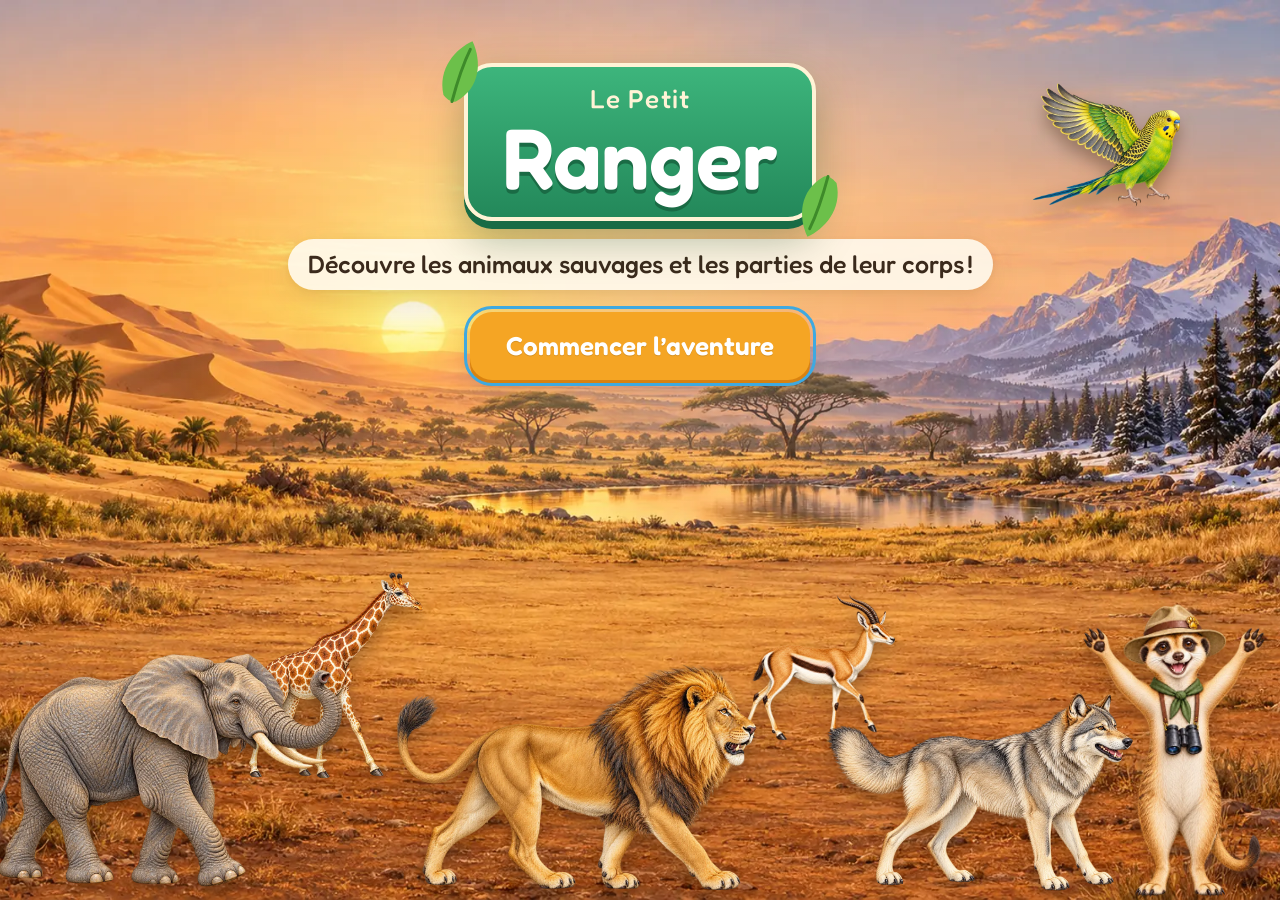
<file: index.html>
<!doctype html>
<html lang="fr">
<head>
<meta charset="utf-8">
<meta name="viewport" content="width=device-width, initial-scale=1, viewport-fit=cover">
<title>Le Petit Ranger</title>
<meta name="description" content="Jeu éducatif : les animaux sauvages et les parties de leur corps, pour la 5e année primaire.">
<meta name="theme-color" content="#2E9E6A">
<link rel="manifest" href="manifest.webmanifest">
<link rel="icon" href="icons/icon-192.png" type="image/png">
<link rel="apple-touch-icon" href="icons/icon-192.png">
<link rel="stylesheet" href="css/app.css">
</head>
<body>
<div id="app">
  <header class="topbar" hidden>
    <button class="icon-btn" id="btn-home" type="button" aria-label="Retour au camp"></button>
    <div class="title"></div>
    <div class="progress" aria-hidden="true"></div>
    <button class="icon-btn" id="btn-ar" type="button" aria-label="Aide en arabe" aria-pressed="false"><span class="ar-glyph" lang="ar">ع</span></button>
    <button class="icon-btn" id="btn-sound" type="button" aria-label="Son"></button>
  </header>
  <main id="screen"></main>
</div>
<div class="suri-dock" hidden><div class="suri-fig"></div></div>
<div id="loader" hidden><img src="img/suri/binoculars.webp" alt=""><div class="bar"><i></i></div><p>Suri prépare son sac à dos…</p></div>
<noscript><p style="padding:20px;font-size:20px">Ce jeu a besoin de JavaScript pour fonctionner.</p></noscript>

<script src="js/core.js"></script>
<script src="js/data.js"></script>
<script src="js/check.js"></script>
<script src="js/icons.js"></script>
<script src="js/sounds.js"></script>
<script src="js/voices.js"></script>
<script src="js/audio.js"></script>
<script src="js/art/build.js"></script>
<script src="js/art/plates.js"></script>
<script src="js/ui.js"></script>
<script src="js/screens-main.js"></script>
<script src="js/games.js"></script>
<script src="js/phrases.js"></script>
<script src="js/app.js"></script>
</body>
</html>
</file>
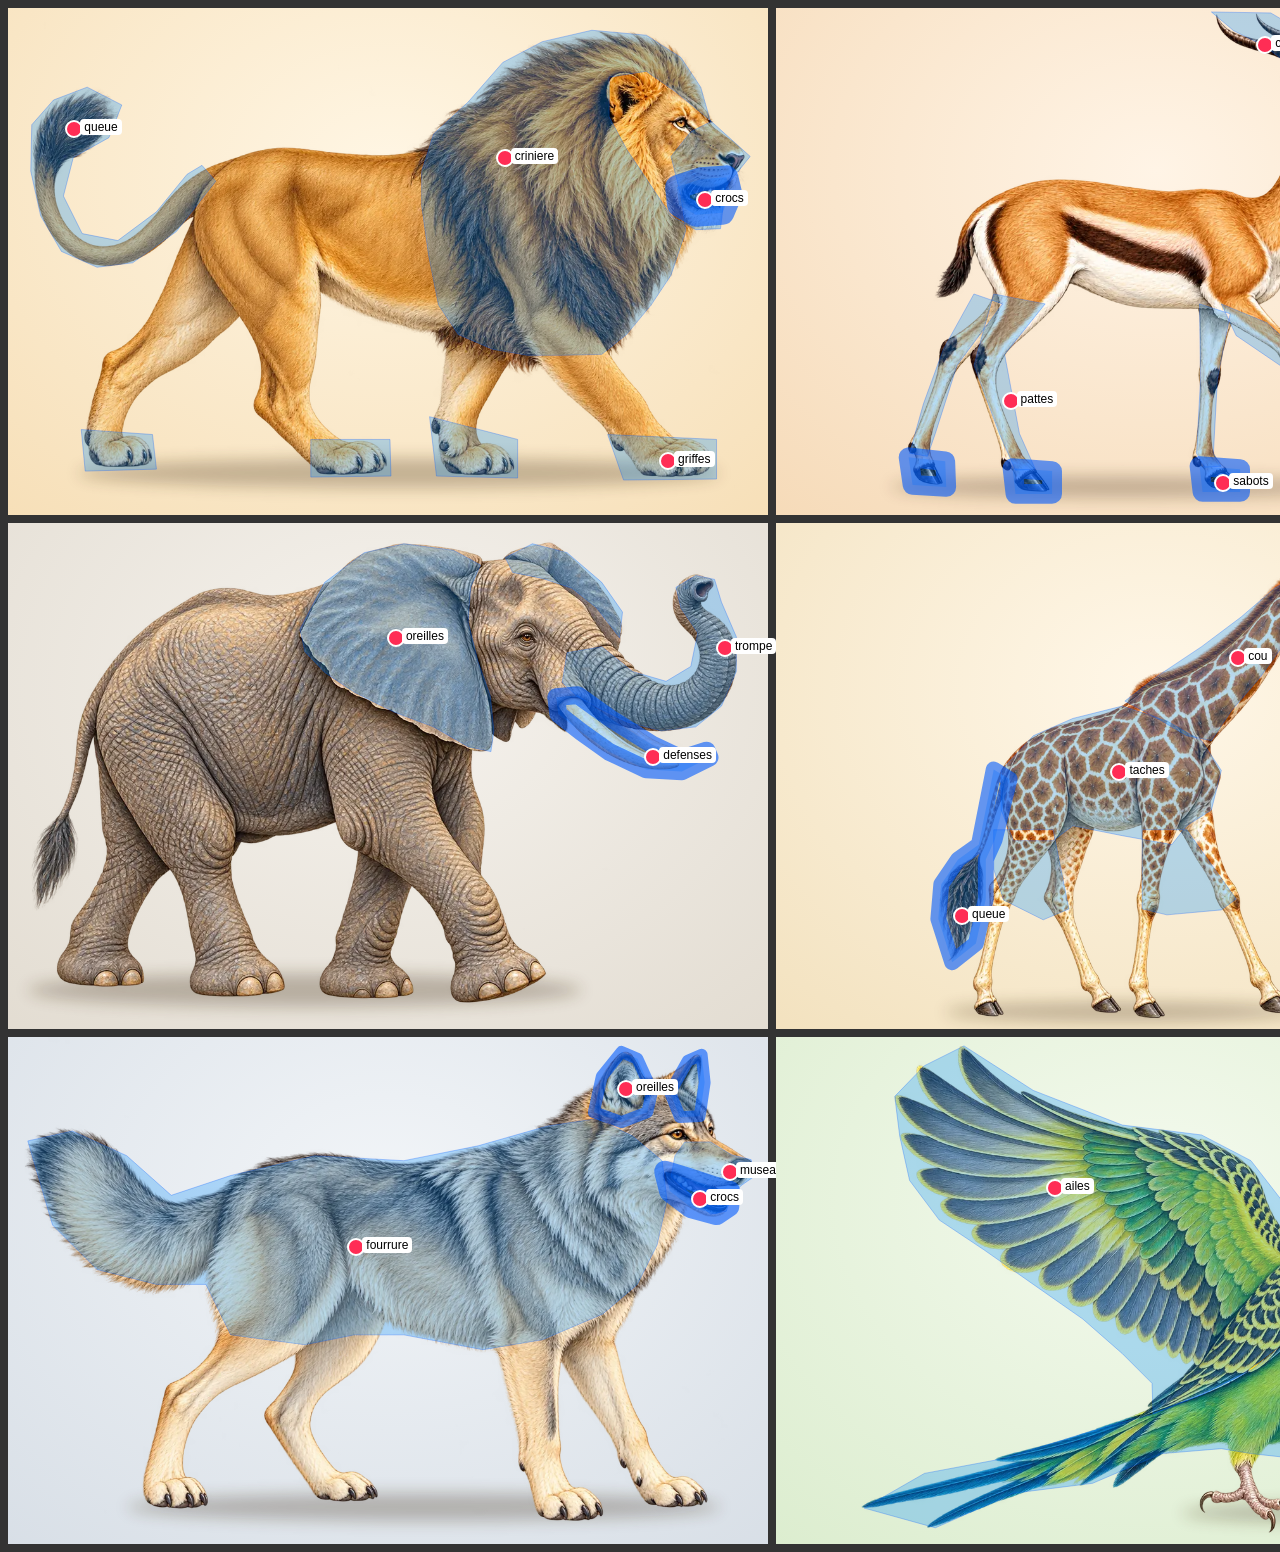
<file: tools/plates.html>
<!doctype html>
<html lang="fr"><head><meta charset="utf-8"><title>Zones des planches</title>
<style>
  body { margin: 0; background: #333; }
  .row { display: grid; grid-template-columns: repeat(2, 760px); gap: 8px; padding: 8px; }
  .cell { position: relative; width: 760px; }
  .cell svg { width: 100%; display: block; }
  .cell .hit { fill: rgba(0, 140, 255, .28) !important; stroke: rgba(0, 90, 255, .6) !important; }
  .dot { position: absolute; width: 14px; height: 14px; margin: -7px; border-radius: 50%; background: #ff2d55; border: 2px solid #fff; }
  .tag { position: absolute; font: 12px sans-serif; background: #fff; padding: 1px 4px; border-radius: 4px; transform: translate(8px, -50%); }
</style></head>
<body><div class="row" id="row"></div>
<script src="../js/core.js"></script><script src="../js/data.js"></script>
<script src="../js/art/build.js"></script><script src="../js/art/plates.js"></script>
<script>
  // Shows every traced zone (blue) and hotspot anchor (red) on each plate.
  // ?lit=lion:criniere shows one highlight instead.
  Object.keys(PR.plates).forEach(function (k) { PR.plates[k].img = '../' + PR.plates[k].img; });
  var q = new URLSearchParams(location.search), row = document.getElementById('row');
  var lit = (q.get('lit') || '').split(':');
  PR.data.animals.forEach(function (a) {
    var cell = document.createElement('div'); cell.className = 'cell';
    cell.innerHTML = PR.svg(a.id, {});
    row.appendChild(cell);
    var svg = cell.querySelector('svg');
    if (lit[0] === a.id) {
      svg.querySelectorAll('.hit').forEach(function (h) { h.classList.remove('hit'); });
      var l = svg.querySelector('[data-hl="' + lit[1] + '"]');
      l.style.display = ''; l.querySelector('image').setAttribute('filter', 'url(#' + svg.dataset.prefix + '_t-' + (lit[2] || 'glow') + ')');
    }
    PR.data.cardsOf(a.id).forEach(function (c) {
      var d = document.createElement('div'); d.className = 'dot';
      d.style.left = (c.anchor[0] / 1536 * 100) + '%'; d.style.top = (c.anchor[1] / 1024 * 100) + '%';
      var t = document.createElement('div'); t.className = 'tag'; t.textContent = c.part;
      t.style.left = d.style.left; t.style.top = d.style.top;
      cell.appendChild(d); cell.appendChild(t);
    });
  });
</script></body></html>
</file>
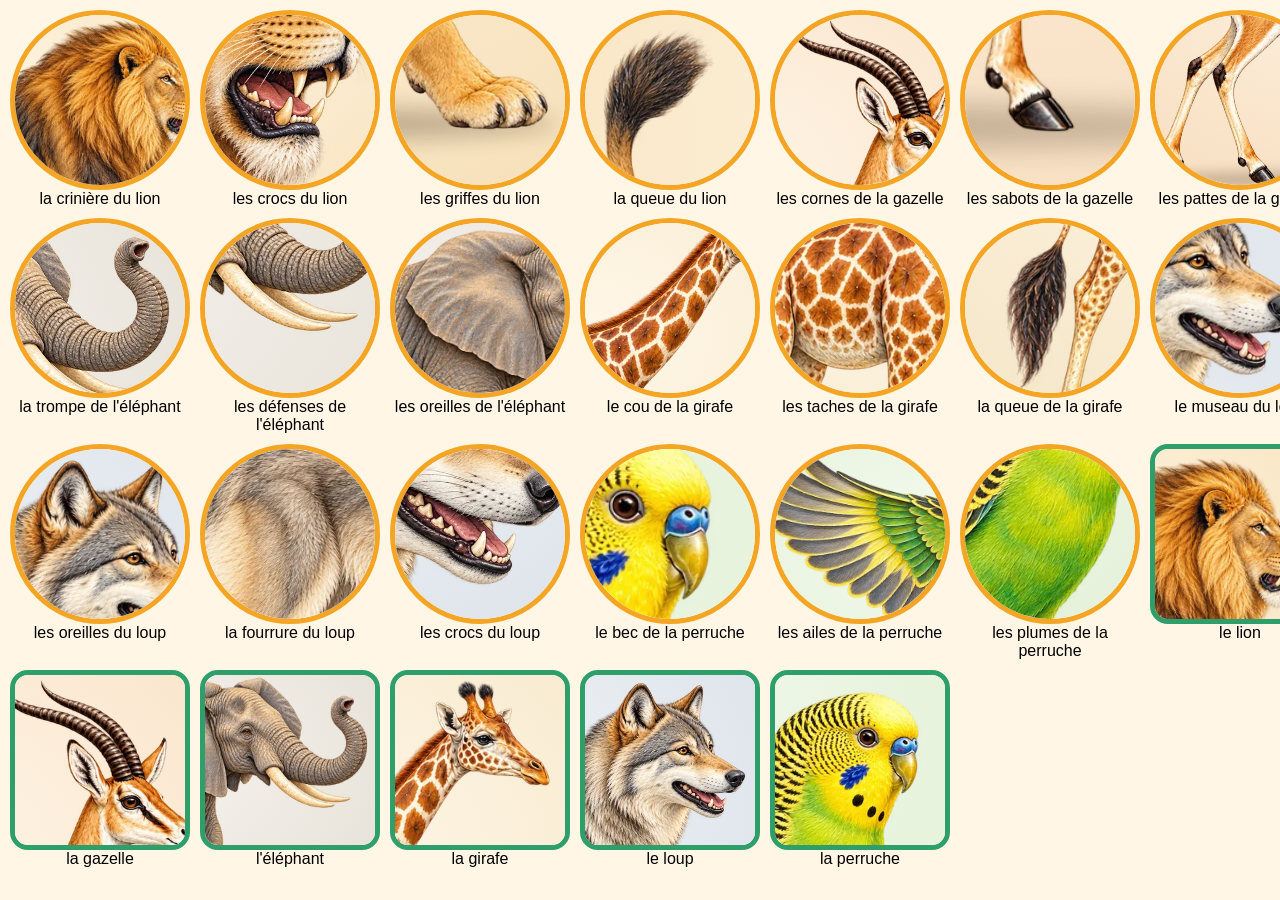
<file: tools/zooms.html>
<!doctype html>
<html lang="fr"><head><meta charset="utf-8"><title>Gros plans</title>
<style>body{margin:0;background:#FFF6E6;font:16px sans-serif}.g{display:grid;grid-template-columns:repeat(7,180px);gap:10px;padding:10px}
.c{text-align:center}.c div{width:170px;height:170px;border-radius:50%;overflow:hidden;border:5px solid #F5A524;margin:auto}.c svg{width:100%;height:100%;display:block}
.p div{border-radius:18px;border-color:#2E9E6A}</style></head><body><div class="g" id="g"></div>
<script src="../js/core.js"></script><script src="../js/data.js"></script><script src="../js/art/build.js"></script>
<script src="../js/art/plates.js"></script><script src="../js/ui.js"></script>
<script>
Object.keys(PR.plates).forEach(function(k){PR.plates[k].img='../'+PR.plates[k].img;});
var g=document.getElementById('g');
PR.data.cards.forEach(function(c){g.insertAdjacentHTML('beforeend','<div class="c"><div>'+PR.zoomSVG(c)+'</div>'+c.full+'</div>');});
PR.data.animals.forEach(function(a){g.insertAdjacentHTML('beforeend','<div class="c p"><div>'+PR.portraitSVG(a.id)+'</div>'+a.name+'</div>');});
</script></body></html>
</file>
<file: css/app.css>
/* Le Petit Ranger — styles */

@font-face { font-family: 'Fredoka'; font-weight: 500; font-display: swap; src: url(../fonts/fredoka-latin-500.woff2) format('woff2'); }
@font-face { font-family: 'Fredoka'; font-weight: 600; font-display: swap; src: url(../fonts/fredoka-latin-600.woff2) format('woff2'); }
@font-face { font-family: 'Andika'; font-weight: 400; font-display: swap; src: url(../fonts/andika-latin-400.woff2) format('woff2'); }
@font-face { font-family: 'Andika'; font-weight: 700; font-display: swap; src: url(../fonts/andika-latin-700.woff2) format('woff2'); }
@font-face { font-family: 'Naskh'; font-weight: 500; font-display: swap; src: url(../fonts/noto-naskh-arabic-arabic-500.woff2) format('woff2'); }
@font-face { font-family: 'Naskh'; font-weight: 700; font-display: swap; src: url(../fonts/noto-naskh-arabic-arabic-700.woff2) format('woff2'); }

:root {
  --top-h: 66px;
  --dock-h: 150px;
  --free-h: calc(100vh - var(--top-h) - var(--dock-h));
  --bg: #FFF6E6;
  --bg2: #FCE9C8;
  --card: #FFFFFF;
  --ink: #3B2A1C;
  --ink-soft: #7B6450;
  --line: #EBD8B8;
  --leaf: #2E9E6A;
  --leaf-dark: #1F7A50;
  --leaf-light: #DDF5E7;
  --sun: #F5A524;
  --sun-dark: #D9820F;
  --sun-light: #FFF0CF;
  --sky: #3FA9E0;
  --sky-dark: #2486BB;
  --berry: #E5677E;
  --berry-dark: #C34B62;
  --plum: #8E6FD8;
  --plum-dark: #6F51BA;
  --good: #2FB36A;
  --good-light: #E2F8EA;
  --soft: #F08F5E;          /* gentle mistake colour: warm coral, never alarm red */
  --soft-light: #FFF0E6;
  --radius: 22px;
  --shadow: 0 10px 30px rgba(120, 78, 30, 0.14), 0 2px 6px rgba(120, 78, 30, 0.08);
  --font-title: 'Fredoka', 'Baloo 2', 'Trebuchet MS', system-ui, sans-serif;
  --font-read: 'Andika', 'Fredoka', 'Trebuchet MS', system-ui, sans-serif;
  --font-ar: 'Naskh', 'Noto Naskh Arabic', 'Amiri', 'Traditional Arabic', serif;
}
@supports (height: 100dvh) {
  :root { --free-h: calc(100dvh - var(--top-h) - var(--dock-h)); }
}

* { box-sizing: border-box; }
html { -webkit-text-size-adjust: 100%; }
html, body { margin: 0; height: 100%; }
body {
  background: var(--bg);
  background-image:
    radial-gradient(circle at 10% 0%, #FFE7B8 0, transparent 40%),
    radial-gradient(circle at 100% 20%, #FFE2C4 0, transparent 35%),
    radial-gradient(circle at 50% 120%, #F8DDB0 0, transparent 50%);
  background-attachment: fixed;
  color: var(--ink);
  font-family: var(--font-read);
  font-size: 18px;
  line-height: 1.4;
  -webkit-tap-highlight-color: transparent;
  overscroll-behavior: none;
}
button { font: inherit; color: inherit; }
[hidden] { display: none !important; }

/* ---------- Arabic helper (hidden unless switched on) ---------- */
.ar { display: none; font-family: var(--font-ar); font-weight: 500; color: var(--leaf-dark); direction: rtl; unicode-bidi: isolate; }
.show-ar .ar { display: block; }
.show-ar span.ar.inline { display: inline; }

/* ---------- App frame ---------- */
#app { min-height: 100%; display: flex; flex-direction: column; }
.topbar {
  position: sticky; top: 0; z-index: 30;
  display: flex; align-items: center; gap: 10px;
  padding: 10px 16px;
  padding-top: max(10px, env(safe-area-inset-top));
  background: rgba(255, 246, 230, 0.86);
  backdrop-filter: blur(10px); -webkit-backdrop-filter: blur(10px);
  border-bottom: 1px solid rgba(235, 216, 184, 0.7);
}
.topbar .title { flex: 1; min-width: 0; font-family: var(--font-title); font-weight: 600; font-size: 22px; white-space: nowrap; overflow: hidden; text-overflow: ellipsis; }
.topbar .title .ar { font-size: 16px; display: none; }
.icon-btn {
  flex: none; width: 46px; height: 46px; border-radius: 15px; border: 0; cursor: pointer;
  display: grid; place-items: center;
  background: var(--card); box-shadow: 0 3px 0 var(--line), 0 4px 10px rgba(120, 78, 30, 0.1);
  transition: transform .12s ease;
}
.icon-btn:active { transform: translateY(2px); box-shadow: 0 1px 0 var(--line); }
.icon-btn svg { width: 24px; height: 24px; }
.icon-btn.on { background: var(--leaf-light); box-shadow: 0 3px 0 #B5E4C8; }
.icon-btn .ar-glyph { font-family: var(--font-ar); font-size: 22px; font-weight: 700; line-height: 1; color: var(--leaf-dark); }
.icon-btn:focus-visible, .btn:focus-visible, .choice:focus-visible, .mem-card:focus-visible, .hotspot:focus-visible { outline: 3px solid var(--sky); outline-offset: 3px; }

.progress { display: flex; gap: 5px; flex: none; }
.progress i { width: 11px; height: 11px; border-radius: 50%; background: #EAD7B7; display: block; transition: background .3s, transform .3s; }
.progress i.done { background: var(--good); }
.progress i.now { background: var(--sun); transform: scale(1.3); }

main#screen { flex: 1; width: 100%; max-width: 1080px; margin: 0 auto; padding: 16px 16px 150px; }
body[data-screen="title"] main#screen { padding: 0; }
.screen-enter { animation: screenIn .42s cubic-bezier(.2, .9, .3, 1.2) both; }
@keyframes screenIn { from { opacity: 0; transform: translateY(18px) scale(.985); } to { opacity: 1; transform: none; } }

/* ---------- Buttons ---------- */
.btn {
  --c: var(--leaf); --d: var(--leaf-dark);
  display: inline-flex; align-items: center; justify-content: center; gap: 10px;
  min-height: 56px; padding: 12px 26px; border: 0; border-radius: 18px; cursor: pointer;
  font-family: var(--font-title); font-weight: 600; font-size: 21px; color: #fff;
  background: var(--c); box-shadow: 0 6px 0 var(--d), 0 10px 20px rgba(0, 0, 0, 0.12);
  transition: transform .1s ease, box-shadow .1s ease, filter .2s;
  text-shadow: 0 1px 0 rgba(0, 0, 0, 0.12);
}
.btn:hover { filter: brightness(1.05); }
.btn:active { transform: translateY(5px); box-shadow: 0 1px 0 var(--d); }
.btn.sun { --c: var(--sun); --d: var(--sun-dark); }
.btn.sky { --c: var(--sky); --d: var(--sky-dark); }
.btn.berry { --c: var(--berry); --d: var(--berry-dark); }
.btn.plain { --c: #fff; --d: var(--line); color: var(--ink); text-shadow: none; }
.btn.small { min-height: 46px; padding: 8px 16px; font-size: 18px; border-radius: 15px; }
.btn.big { min-height: 68px; font-size: clamp(20px, 5.4vw, 26px); padding: 14px clamp(18px, 5vw, 36px); border-radius: 22px; white-space: nowrap; }
.btn[disabled] { opacity: .5; pointer-events: none; }
.btn svg { width: 24px; height: 24px; flex: none; }

/* ---------- Cards & headings ---------- */
.card { background: var(--card); border-radius: var(--radius); box-shadow: var(--shadow); }
h1, h2, h3 { font-family: var(--font-title); font-weight: 600; margin: 0; line-height: 1.15; }
.screen-head { text-align: center; margin: 6px 0 18px; }
.screen-head h1 { font-size: clamp(28px, 5vw, 40px); }
.screen-head p { margin: 6px 0 0; color: var(--ink-soft); font-size: 19px; }
.screen-head .ar { font-size: 20px; margin-top: 4px; }

/* ---------- Title screen ---------- */
.title-screen { position: fixed; inset: 0; overflow: hidden; }
.title-bg, .title-bg img { position: absolute; inset: 0; width: 100%; height: 100%; display: block; object-fit: cover; }
.title-bg::after { content: ''; position: absolute; inset: 0; background: radial-gradient(ellipse 60% 45% at 50% 30%, rgba(255, 244, 220, 0.45), rgba(255, 244, 220, 0) 70%); }
.title-content { position: absolute; left: 0; right: 0; top: 7vh; display: flex; flex-direction: column; align-items: center; text-align: center; padding: 0 16px; z-index: 3; }
.title-content .btn { margin-top: 18px; }
.logo { position: relative; animation: logoIn .9s cubic-bezier(.2, .9, .3, 1.3) both; }
.logo .badge {
  display: inline-block; padding: 14px 34px 18px; border-radius: 28px;
  background: linear-gradient(#3DB57C, #23885A); color: #fff;
  box-shadow: 0 8px 0 #186B45, 0 18px 40px rgba(30, 80, 40, 0.35);
  border: 4px solid #FFF3D6;
}
.logo .small { display: block; font-family: var(--font-title); font-weight: 500; font-size: clamp(18px, 3.4vw, 26px); letter-spacing: .04em; color: #FFF3D6; }
.logo .big { display: block; font-family: var(--font-title); font-weight: 600; font-size: clamp(44px, 9vw, 86px); line-height: .95; text-shadow: 0 4px 0 #1A6B45; }
.logo .leaf { position: absolute; width: 64px; height: 64px; }
.logo .leaf.l { left: -34px; top: -20px; transform: rotate(-30deg); }
.logo .leaf.r { right: -34px; bottom: -14px; transform: rotate(150deg); }
@keyframes logoIn { from { opacity: 0; transform: translateY(-30px) scale(.8); } to { opacity: 1; transform: none; } }
.tagline { margin: 18px 0 4px; font-family: var(--font-title); font-weight: 500; font-size: clamp(17px, 3.2vw, 25px); color: var(--ink); background: rgba(255, 250, 238, 0.9); padding: 8px 20px; border-radius: 999px; box-shadow: var(--shadow); }

/* the painted herd on the panorama (each painting is 3:2 with margins around the animal) */
.herd { position: absolute; inset: 0; z-index: 2; pointer-events: none; }
.herd-animal { position: absolute; height: auto; filter: drop-shadow(0 10px 8px rgba(60, 35, 10, 0.35)); animation: herdIn .9s cubic-bezier(.2, .9, .3, 1.1) backwards, herdBreathe 4.4s ease-in-out 1s infinite; transform-origin: 50% 95%; }
@keyframes herdIn { from { opacity: 0; transform: translateY(40px) scale(.9); } }
@keyframes herdBreathe { 50% { transform: scale(1.012, 1.018); } }
.h-girafe   { width: 25vw; left: 13vw; bottom: 13vh; }
.h-gazelle  { width: 18vw; left: 55vw; bottom: 17vh; }
.h-elephant { width: 30vw; left: -2vw; bottom: 0; }
.h-loup     { width: 25vw; left: 64vw; bottom: 0; }
.h-lion     { width: 30vw; left: 30vw; bottom: -1vh; }
.h-perruche { width: 15vw; right: 6vw; top: 9vh; animation: herdIn .9s backwards, fly 3.4s ease-in-out infinite; }
@keyframes fly { 50% { transform: translate(-10px, -14px) rotate(-3deg); } }
.title-suri { position: absolute; z-index: 4; right: max(1vw, 6px); bottom: 0; height: min(36vh, 300px); }
.title-suri img { height: 100%; width: auto; display: block; filter: drop-shadow(0 8px 10px rgba(60, 35, 10, 0.35)); animation: suriHop 2.8s ease-in-out infinite; transform-origin: 50% 100%; }
@keyframes suriHop { 0%, 70%, 100% { transform: none; } 80% { transform: translateY(-14px); } 90% { transform: translateY(0) scale(1.02, .98); } }
@media (orientation: portrait) {
  .title-content { top: 5vh; }
  .h-girafe   { width: 50vw; left: -2vw; bottom: 25vh; }
  .h-gazelle  { width: 38vw; left: 58vw; bottom: 29vh; }
  .h-loup     { width: 54vw; left: 44vw; bottom: 13vh; }
  .h-elephant { width: 60vw; left: -10vw; bottom: 1vh; }
  .h-lion     { width: 58vw; left: 46vw; bottom: -2vh; }
  .h-perruche { width: 30vw; right: 4vw; top: 40vh; bottom: auto; }
  .title-suri { height: 19vh; right: auto; left: 37vw; bottom: 0; top: auto; }
}
}
.title-credits { position: absolute; z-index: 5; left: 12px; bottom: 10px; font-size: 13px; }
.title-credits a, .linkish { color: var(--ink-soft); background: rgba(255, 250, 238, 0.85); padding: 4px 10px; border-radius: 999px; text-decoration: none; border: 0; cursor: pointer; font: inherit; font-size: 14px; }

/* ---------- Home ---------- */
.activities { display: flex; flex-wrap: wrap; justify-content: center; gap: 18px; }
.activities .activity { flex: 1 1 270px; max-width: 330px; }
.activity {
  position: relative; display: flex; flex-direction: column; align-items: stretch; text-align: left;
  border: 0; padding: 0; cursor: pointer; overflow: hidden;
  background: var(--card); border-radius: 26px; box-shadow: 0 7px 0 var(--line), var(--shadow);
  transition: transform .15s ease, box-shadow .15s ease;
  animation: popIn .5s cubic-bezier(.2, .9, .3, 1.3) backwards;
}
.activity:hover { transform: translateY(-3px); }
.activity:active { transform: translateY(4px); box-shadow: 0 2px 0 var(--line), var(--shadow); }
.activity .art-top { height: 150px; display: grid; place-items: center; position: relative; overflow: hidden; }
.activity .art-top svg.icon { width: 96px; height: 96px; position: relative; z-index: 1; filter: drop-shadow(0 6px 8px rgba(0, 0, 0, 0.18)); transition: transform .3s cubic-bezier(.2, .9, .3, 1.5); }
.activity:hover .art-top svg.icon { transform: scale(1.1) rotate(-4deg); }
.activity .art-top::before { content: ''; position: absolute; inset: 0; background: radial-gradient(circle at 30% 20%, rgba(255, 255, 255, 0.45), transparent 55%); }
.activity .txt { padding: 14px 18px 18px; }
.activity h2 { font-size: 25px; }
.activity p { margin: 4px 0 0; color: var(--ink-soft); font-size: 17px; }
.activity .ar { font-size: 17px; margin-top: 4px; }
@keyframes popIn { from { opacity: 0; transform: translateY(24px) scale(.94); } }

/* ---------- Animal picker ---------- */
.animals { display: grid; grid-template-columns: repeat(auto-fill, minmax(150px, 1fr)); gap: 16px; }
.animal-card {
  border: 0; padding: 0; cursor: pointer; background: var(--card); border-radius: 24px; overflow: hidden;
  box-shadow: 0 6px 0 var(--line), var(--shadow); transition: transform .15s; animation: popIn .5s cubic-bezier(.2, .9, .3, 1.3) backwards;
}
.animal-card:hover { transform: translateY(-3px) rotate(-1deg); }
.animal-card:active { transform: translateY(3px); }
.animal-card .pic { aspect-ratio: 1; }
.animal-card .pic svg { width: 100%; height: 100%; display: block; }
.animal-card .name { padding: 10px 8px 12px; font-family: var(--font-title); font-weight: 600; font-size: 22px; text-align: center; }
.animal-card .name .ar { font-size: 17px; }
.animal-card .seen { display: block; font-family: var(--font-read); font-size: 14px; color: var(--good); font-weight: 700; }

/* ---------- Scene (animal picture) ---------- */
.scene-wrap { position: relative; }
.scene-card { position: relative; aspect-ratio: 3 / 2; width: min(100%, calc((var(--free-h) - 10px) * 3 / 2)); margin: 0 auto; border-radius: 26px; overflow: hidden; box-shadow: var(--shadow); background: #E9D9B8; border: 5px solid #fff; touch-action: manipulation; }
.scene-card svg.art { width: 100%; height: 100%; display: block; cursor: pointer; }
.prompt {
  position: absolute; left: 0; right: 0; top: 12px; margin: 0 auto; width: max-content; z-index: 4;
  display: flex; align-items: center; gap: 10px; max-width: calc(100% - 24px);
  padding: 8px 10px 8px 18px; border-radius: 999px;
  background: rgba(255, 252, 244, 0.95); box-shadow: 0 6px 16px rgba(0, 0, 0, 0.15);
  font-family: var(--font-title); font-weight: 600; font-size: clamp(17px, 3.6vw, 24px);
  animation: promptIn .45s cubic-bezier(.2, .9, .3, 1.3) both;
}
.prompt .say { width: 40px; height: 40px; border-radius: 50%; }
.prompt .say svg { width: 22px; height: 22px; }
.prompt-ar { position: absolute; left: 50%; transform: translateX(-50%); top: 70px; z-index: 4; background: rgba(255, 252, 244, 0.92); padding: 2px 14px; border-radius: 999px; font-size: 18px; }
@keyframes promptIn { from { opacity: 0; transform: translateY(-14px) scale(.9); } }

.hotspot {
  position: absolute; z-index: 3; width: 40px; height: 40px; margin: -20px 0 0 -20px; border-radius: 50%;
  border: 4px solid #fff; background: rgba(255, 196, 61, 0.92); cursor: pointer; padding: 0;
  box-shadow: 0 4px 12px rgba(0, 0, 0, 0.3); display: grid; place-items: center;
  animation: spotPulse 1.8s ease-in-out infinite;
}
.hotspot::after { content: ''; position: absolute; inset: -10px; border-radius: 50%; border: 3px solid rgba(255, 255, 255, 0.85); animation: ring 1.8s ease-out infinite; }
.hotspot svg { width: 22px; height: 22px; }
.hotspot.seen { background: rgba(47, 179, 106, 0.9); animation: none; width: 32px; height: 32px; margin: -16px 0 0 -16px; border-width: 3px; }
.hotspot.seen svg { width: 18px; height: 18px; }
.hotspot.seen::after { display: none; }
.hotspot.active { transform: scale(1.18); background: var(--sun); }
@keyframes spotPulse { 50% { transform: scale(1.12); } }
@keyframes ring { from { opacity: .9; transform: scale(.6); } to { opacity: 0; transform: scale(1.5); } }

.tap-ripple { position: absolute; z-index: 5; width: 70px; height: 70px; margin: -35px 0 0 -35px; border-radius: 50%; pointer-events: none; border: 4px solid rgba(255, 255, 255, 0.95); animation: ripple .6s ease-out forwards; }
.tap-ripple.good { border-color: var(--good); background: rgba(47, 179, 106, 0.25); }
.tap-ripple.soft { border-color: var(--soft); background: rgba(240, 143, 94, 0.2); }
@keyframes ripple { from { transform: scale(.3); opacity: 1; } to { transform: scale(1.4); opacity: 0; } }

.part-label {
  position: absolute; z-index: 6; transform: translate(-50%, -120%);
  padding: 6px 14px; border-radius: 14px; white-space: nowrap; pointer-events: none;
  font-family: var(--font-title); font-weight: 600; font-size: clamp(17px, 3.4vw, 22px);
  background: #fff; box-shadow: 0 6px 14px rgba(0, 0, 0, 0.2);
  animation: labelIn .35s cubic-bezier(.2, .9, .3, 1.5) both;
}
.part-label::after { content: ''; position: absolute; left: 50%; bottom: -8px; margin-left: -8px; border: 8px solid transparent; border-bottom: 0; border-top-color: #fff; }
.part-label.good { background: var(--good); color: #fff; }
.part-label.good::after { border-top-color: var(--good); }
.part-label.soft { background: var(--soft-light); color: #9A4A22; }
.part-label.soft::after { border-top-color: var(--soft-light); }
@keyframes labelIn { from { opacity: 0; transform: translate(-50%, -80%) scale(.6); } }

/* ---------- Discover info panel ---------- */
.disc-layout { display: grid; gap: 18px; }
@media (min-width: 900px) { .disc-layout { grid-template-columns: minmax(0, 1fr) 300px; align-items: start; } }
.info { padding: 20px; text-align: center; min-height: 170px; display: flex; flex-direction: column; align-items: center; justify-content: center; gap: 10px; }
.info .hint { color: var(--ink-soft); font-size: 19px; }
.word { font-family: var(--font-read); font-weight: 700; font-size: clamp(32px, 6vw, 46px); line-height: 1.1; letter-spacing: .01em; }
.word .art-w { color: var(--sun-dark); }
.word-ar { font-size: 26px; }
.info .phrase { font-size: 19px; color: var(--ink-soft); }
.info-actions { display: flex; flex-wrap: wrap; gap: 10px; justify-content: center; }
.animal-strip { display: flex; gap: 10px; overflow-x: auto; padding: 6px 2px 12px; scrollbar-width: none; }
.animal-strip::-webkit-scrollbar { display: none; }
.animal-strip button { flex: none; width: 64px; height: 64px; border-radius: 50%; overflow: hidden; padding: 0; cursor: pointer; border: 4px solid #fff; box-shadow: 0 3px 8px rgba(0, 0, 0, 0.18); background: #fff; opacity: .75; transition: transform .2s, opacity .2s; }
.animal-strip button.cur { opacity: 1; transform: scale(1.1); border-color: var(--sun); }
.animal-strip svg { width: 100%; height: 100%; display: block; }
.fact { display: flex; gap: 12px; align-items: flex-start; padding: 14px 16px; background: var(--sun-light); border-radius: 18px; font-size: 18px; text-align: left; }
.fact b { font-family: var(--font-title); font-weight: 600; color: var(--sun-dark); }

/* ---------- Spelling ---------- */
.spell-panel { padding: 18px; margin-top: 16px; display: flex; flex-direction: column; gap: 14px; align-items: center; }
.spell-q { font-family: var(--font-title); font-weight: 600; font-size: 23px; text-align: center; }
.spell-input {
  width: 100%; max-width: 520px; font-family: var(--font-read); font-weight: 700; font-size: 32px; text-align: center;
  padding: 12px 16px; border-radius: 18px; border: 4px solid var(--line); background: #FFFDF8; color: var(--ink); outline: none;
}
.spell-input:focus { border-color: var(--sky); box-shadow: 0 0 0 5px rgba(63, 169, 224, 0.18); }
.accents { display: flex; flex-wrap: wrap; justify-content: center; gap: 8px; }
.accents button { width: 48px; height: 48px; border-radius: 13px; border: 0; cursor: pointer; font-family: var(--font-read); font-weight: 700; font-size: 24px; background: #fff; box-shadow: 0 4px 0 var(--line); }
.accents button:active { transform: translateY(3px); box-shadow: 0 1px 0 var(--line); }
.spell-actions { display: flex; flex-wrap: wrap; gap: 12px; justify-content: center; }
.answer { text-align: center; padding: 16px 20px; border-radius: 20px; width: 100%; max-width: 560px; animation: popIn .4s cubic-bezier(.2, .9, .3, 1.3) both; }
.answer.good { background: var(--good-light); }
.answer.soft { background: var(--soft-light); }
.answer .msg { font-size: 20px; margin-bottom: 6px; }
.answer .spelled { font-family: var(--font-read); font-weight: 700; font-size: clamp(32px, 7vw, 46px); letter-spacing: .03em; }
.answer .spelled .l-ok { color: var(--good); }
.answer .spelled .l-fix { color: var(--soft); text-decoration: underline; text-decoration-thickness: 4px; text-underline-offset: 6px; }
.answer .spelled .l-art { color: var(--ink-soft); }
.answer .typed { color: var(--ink-soft); font-size: 17px; }

/* ---------- Quiz ---------- */
.quiz-card { padding: 18px; display: flex; flex-direction: column; align-items: center; gap: 14px; }
.quiz-q { font-family: var(--font-title); font-weight: 600; font-size: clamp(22px, 4.6vw, 30px); text-align: center; }
.loupe { width: min(300px, 70vw); aspect-ratio: 1; border-radius: 50%; overflow: hidden; border: 8px solid #fff; box-shadow: 0 0 0 6px var(--sun), var(--shadow); position: relative; animation: popIn .5s cubic-bezier(.2, .9, .3, 1.3) both; }
.loupe svg { width: 100%; height: 100%; display: block; }
.loupe::after { content: ''; position: absolute; inset: 0; border-radius: 50%; background: radial-gradient(circle at 30% 25%, rgba(255, 255, 255, 0.45), transparent 40%); pointer-events: none; }
.sound-orb { width: 150px; height: 150px; border-radius: 50%; border: 0; cursor: pointer; background: radial-gradient(circle at 35% 30%, #7FD1F7, var(--sky-dark)); box-shadow: 0 8px 0 #1B6F9C, 0 16px 30px rgba(36, 134, 187, 0.4); display: grid; place-items: center; }
.sound-orb svg { width: 72px; height: 72px; }
.sound-orb.playing { animation: orb .6s ease-in-out infinite alternate; }
@keyframes orb { to { transform: scale(1.06); box-shadow: 0 8px 0 #1B6F9C, 0 0 0 18px rgba(63, 169, 224, 0.25); } }
.choices { display: grid; grid-template-columns: repeat(auto-fit, minmax(150px, 1fr)); gap: 14px; width: 100%; }
.choice {
  border: 0; cursor: pointer; padding: 10px; border-radius: 22px; background: #fff;
  box-shadow: 0 6px 0 var(--line), var(--shadow); font-family: var(--font-title); font-weight: 600; font-size: 22px;
  display: flex; flex-direction: column; align-items: center; gap: 6px; transition: transform .12s, background .2s, opacity .3s;
}
.choice:active { transform: translateY(4px); }
.choice .pic { width: 100%; aspect-ratio: 1; border-radius: 16px; overflow: hidden; max-width: 160px; }
.choice .pic svg { width: 100%; height: 100%; display: block; }
.choice.word-choice { min-height: 80px; justify-content: center; font-family: var(--font-read); font-size: 26px; }
.choice.good { background: var(--good-light); box-shadow: 0 6px 0 #9FDDB8, 0 0 0 4px var(--good); }
.choice.nope { opacity: .45; animation: shake .4s; pointer-events: none; background: var(--soft-light); }
@keyframes shake { 20%, 60% { transform: translateX(-7px); } 40%, 80% { transform: translateX(7px); } }

/* ---------- Memory ---------- */
.mem-grid { display: grid; grid-template-columns: repeat(4, 1fr); gap: 12px; width: min(100%, 760px, calc(var(--free-h) - 60px)); margin: 0 auto; perspective: 1000px; }
@media (max-width: 560px) { .mem-grid { grid-template-columns: repeat(3, 1fr); gap: 10px; width: 100%; } .mem-card { aspect-ratio: 1; } }
.mem-card { position: relative; aspect-ratio: 3 / 4; border: 0; padding: 0; cursor: pointer; background: transparent; transform-style: preserve-3d; transition: transform .45s cubic-bezier(.3, .7, .3, 1.2); animation: popIn .45s backwards; }
.mem-card.open, .mem-card.matched { transform: rotateY(180deg); }
.mem-card .face { position: absolute; inset: 0; border-radius: 18px; backface-visibility: hidden; -webkit-backface-visibility: hidden; overflow: hidden; box-shadow: 0 5px 0 var(--line), 0 8px 16px rgba(120, 78, 30, 0.14); }
.mem-card .back { background: linear-gradient(145deg, #3DB57C, #1F7A50); display: grid; place-items: center; }
.mem-card .back svg { width: 56%; opacity: .95; }
.mem-card .front { transform: rotateY(180deg); background: #fff; display: flex; flex-direction: column; align-items: center; justify-content: center; text-align: center; padding: 8px; }
.mem-card .front .pic { width: 100%; flex: 1; border-radius: 12px; overflow: hidden; }
.mem-card .front .pic svg { width: 100%; height: 100%; display: block; }
.mem-card .front .w { font-family: var(--font-read); font-weight: 700; font-size: clamp(18px, 3.6vw, 24px); line-height: 1.15; }
.mem-card .front .who { font-family: var(--font-title); font-size: 14px; color: var(--ink-soft); margin-top: 4px; }
.mem-card.matched .front { box-shadow: 0 0 0 4px var(--good), 0 5px 0 #9FDDB8; animation: matched .6s ease; }
@keyframes matched { 40% { transform: rotateY(180deg) scale(1.08); } }
.mem-info { text-align: center; margin: 12px 0 0; color: var(--ink-soft); }

/* ---------- Suri dock ---------- */
.suri-dock { position: fixed; left: max(8px, env(safe-area-inset-left)); bottom: max(6px, env(safe-area-inset-bottom)); z-index: 40; display: flex; align-items: flex-end; gap: 4px; pointer-events: none; max-width: calc(100vw - 16px); }
.suri-dock .suri-fig { width: clamp(66px, 12vw, 104px); flex: none; }
.suri-img { width: 100%; height: auto; display: block; filter: drop-shadow(0 6px 8px rgba(60, 35, 10, 0.3)); }
.suri-dock .suri-img { animation: suriIdle 3.2s ease-in-out infinite; transform-origin: 50% 100%; }
@keyframes suriIdle { 50% { transform: scale(1.01, 1.02); } }
.bubble {
  position: relative; margin-bottom: clamp(50px, 9vw, 80px); pointer-events: none;
  max-width: min(440px, calc(100vw - 120px)); padding: 12px 16px; border-radius: 20px 20px 20px 6px;
  background: #fff; box-shadow: 0 8px 22px rgba(80, 50, 20, 0.2); font-size: clamp(16px, 3.6vw, 19px);
  animation: bubbleIn .4s cubic-bezier(.2, .9, .3, 1.4) both;
}
.bubble::before { content: ''; position: absolute; left: -10px; bottom: 12px; border: 10px solid transparent; border-right-color: #fff; border-left: 0; }
.bubble .ar { font-size: 17px; margin-top: 4px; }
.bubble.good { background: #F0FCF5; }
.bubble.good::before { border-right-color: #F0FCF5; }
@keyframes bubbleIn { from { opacity: 0; transform: translateY(10px) scale(.85); transform-origin: left bottom; } }
.suri-dock.hop .suri-fig { animation: hop .5s ease; }
@keyframes hop { 40% { transform: translateY(-16px); } }

/* ---------- Finish overlay ---------- */
.overlay { position: fixed; inset: 0; z-index: 60; display: grid; place-items: center; padding: 20px; background: rgba(60, 40, 20, 0.45); animation: fade .3s both; }
@keyframes fade { from { opacity: 0; } }
.finish { width: min(520px, 100%); padding: 26px 22px; text-align: center; animation: popIn .5s cubic-bezier(.2, .9, .3, 1.3) both; }
.finish h2 { font-size: 36px; }
.finish .stars { display: flex; justify-content: center; gap: 8px; margin: 14px 0; }
.finish .stars svg { width: 70px; height: 70px; animation: starIn .6s cubic-bezier(.2, .9, .3, 1.6) both; }
.finish .stars svg.off { opacity: .25; filter: grayscale(1); }
@keyframes starIn { from { transform: scale(0) rotate(-90deg); opacity: 0; } }
.finish p { font-size: 20px; margin: 8px 0 18px; }
.finish .row { display: flex; gap: 12px; justify-content: center; flex-wrap: wrap; }
.finish .suri-mini { width: 96px; margin: -96px auto 0; }

/* ---------- Effects ---------- */
.fx-layer { position: fixed; inset: 0; pointer-events: none; z-index: 70; }
.spark { position: fixed; width: 14px; height: 14px; pointer-events: none; z-index: 71; }

/* ---------- Credits ---------- */
.credits { padding: 22px; font-size: 16px; }
.credits h2 { margin: 10px 0 6px; font-size: 22px; }
.credits li { margin: 6px 0; }
.credits a { color: var(--sky-dark); }

/* ---------- Animal idle animations ---------- */
.art .a-blink { animation: blink 5s infinite; }
.art-lion .a-blink { animation-delay: .4s; }
.art-loup .a-blink { animation-delay: 1.6s; }
.art-gazelle .a-blink { animation-delay: 2.4s; }
.art-suri .a-blink { animation-duration: 4s; }
@keyframes blink { 0%, 91%, 100% { transform: scaleY(0); } 94%, 96% { transform: scaleY(1); } }
.art .a-tail { animation: tail 2.8s ease-in-out infinite alternate; }
@keyframes tail { from { transform: rotate(-4deg); } to { transform: rotate(6deg); } }
.art .a-tail2 { animation: tail2 3.4s ease-in-out infinite alternate; }
@keyframes tail2 { to { transform: rotate(2deg); } }
.art .a-breathe { animation: breathe 3.2s ease-in-out infinite; }
@keyframes breathe { 50% { transform: scale(1.012, 1.018); } }
.art .a-nod { animation: nod 4.6s ease-in-out infinite; }
@keyframes nod { 50% { transform: rotate(-1.4deg); } }
.art .a-earL { animation: earL 3.4s ease-in-out infinite; }
.art .a-earR { animation: earR 3.4s ease-in-out infinite; }
@keyframes earL { 50% { transform: rotate(-4deg) scaleX(1.03); } }
@keyframes earR { 50% { transform: rotate(4deg) scaleX(1.03); } }
.art .a-trunk { animation: trunk 4s ease-in-out infinite; }
@keyframes trunk { 0%, 100% { transform: rotate(-2deg); } 50% { transform: rotate(3deg); } }
.art .a-sway { animation: sway 5s ease-in-out infinite; }
@keyframes sway { 50% { transform: rotate(-1.2deg); } }
.art .a-tongue { animation: tongue 1.6s ease-in-out infinite; }
@keyframes tongue { 50% { transform: scale(1.04, .96); } }
.art .a-ear { animation: earFlick 6s ease-in-out infinite; }
@keyframes earFlick { 0%, 86%, 100% { transform: rotate(0); } 90% { transform: rotate(-8deg); } 94% { transform: rotate(3deg); } }
.art .a-howl { animation: howlIdle 5s ease-in-out infinite; }
@keyframes howlIdle { 50% { transform: rotate(-1.5deg); } }
.art .a-wing { animation: wingIdle 5s ease-in-out infinite; }
@keyframes wingIdle { 0%, 80%, 100% { transform: rotate(0); } 84%, 92% { transform: rotate(-7deg); } 88%, 96% { transform: rotate(2deg); } }
.art .a-twinkle { animation: twinkle 2.4s ease-in-out infinite; }
@keyframes twinkle { 50% { opacity: .15; } }
.art .suri-bob { animation: suriBob 2.6s ease-in-out infinite; }
@keyframes suriBob { 50% { transform: translateY(-5px); } }
.art .suri-head { animation: nod 3.6s ease-in-out infinite; }
.art .suri-wave { animation: wave .5s ease-in-out infinite alternate; }
@keyframes wave { from { transform: rotate(-8deg); } to { transform: rotate(10deg); } }
.art .suri-wave-l { animation: waveL .45s ease-in-out infinite alternate; }
.art .suri-wave-r { animation: waveR .45s ease-in-out infinite alternate; }
@keyframes waveL { to { transform: rotate(-12deg); } }
@keyframes waveR { to { transform: rotate(12deg); } }

/* painted plates */
.focus-ring { position: absolute; z-index: 3; pointer-events: none; border-radius: 50%; border: 4px dashed rgba(255, 255, 255, 0.95);
  box-shadow: 0 0 0 4px rgba(245, 165, 36, 0.55), 0 0 24px rgba(255, 216, 74, 0.8); animation: ringPulse 1.6s ease-in-out infinite; }
@keyframes ringPulse { 50% { transform: scale(1.06); box-shadow: 0 0 0 7px rgba(245, 165, 36, 0.35), 0 0 34px rgba(255, 216, 74, 0.9); } }
.plate .hl { pointer-events: none; }
.plate .hl.pulse { animation: hlPulse 1.5s ease-in-out infinite; }
@keyframes hlPulse { 50% { opacity: .55; } }
.scene-card .paint-live, .scene-card > svg.plate { position: absolute; inset: 0; width: 100%; height: 100%; display: block; transform-origin: 50% 92%;
  animation: plateIn .7s cubic-bezier(.2, .9, .3, 1.1) backwards, breathe 4.2s ease-in-out .7s infinite; }
.scene-card .paint-live { pointer-events: none; user-select: none; -webkit-user-drag: none; }
@keyframes plateIn { from { opacity: 0; transform: translateX(-36px); } }
@keyframes breathe { 50% { transform: scale(1.004, 1.011); } }
.scene-card.act .paint-live, .scene-card.act > svg.plate { animation: actHop .5s ease-in-out 2; }
@keyframes actHop { 50% { transform: translateY(-3%) scale(1.01); } }
.mote { position: absolute; bottom: -12px; width: 7px; height: 7px; border-radius: 50%; pointer-events: none;
  background: radial-gradient(circle, rgba(255, 255, 255, 0.95), rgba(255, 255, 255, 0)); animation: moteUp 10s linear infinite; }
@keyframes moteUp { 0% { transform: translate(0, 0); opacity: 0; } 15% { opacity: .9; } 85% { opacity: .7; } 100% { transform: translate(30px, -110%); opacity: 0; } }
.info .detail { width: 160px; aspect-ratio: 1; border-radius: 50%; overflow: hidden; border: 5px solid #fff; box-shadow: 0 0 0 4px var(--sun), var(--shadow); }
.info .detail svg { width: 100%; height: 100%; display: block; }

/* living scenes */
.art .a-cloud { animation: drift 30s ease-in-out infinite alternate; }
@keyframes drift { from { transform: translateX(-24px); } to { transform: translateX(28px); } }
.art .a-glow { animation: glow 6s ease-in-out infinite; transform-box: fill-box; transform-origin: center; }
@keyframes glow { 50% { opacity: .78; transform: scale(1.04); } }
.art .a-birds { animation: birds 14s ease-in-out infinite alternate; }
@keyframes birds { from { transform: translate(-20px, 6px); } to { transform: translate(40px, -10px); } }

/* Suri moods */
.art-suri .mood { display: none; }
.art-suri[data-mood="happy"] .m-happy, .art-suri[data-mood="cheer"] .m-cheer,
.art-suri[data-mood="encourage"] .m-encourage, .art-suri[data-mood="think"] .m-think { display: inline; }

/* Action when the animal "speaks" */
.art-lion.act .a-nod { animation: roar .35s ease-in-out 6 alternate; }
@keyframes roar { from { transform: rotate(-2deg) scale(1); } to { transform: rotate(2deg) scale(1.03); } }
.art-elephant.act .a-trunk { animation: trunkUp 2.2s ease-in-out; }
@keyframes trunkUp { 30%, 70% { transform: rotate(28deg); } }
.art-elephant.act .a-earL { animation: earL .3s ease-in-out 6; }
.art-elephant.act .a-earR { animation: earR .3s ease-in-out 6; }
.art-loup.act .a-howl { animation: howl 3s ease-in-out; }
@keyframes howl { 20%, 80% { transform: rotate(-6deg); } }
.art-perruche.act .a-wing { animation: flap .16s ease-in-out 12 alternate; }
@keyframes flap { to { transform: rotate(-16deg); } }
.art-perruche.act .a-nod { animation: nod .3s ease-in-out 6 alternate; }
.art-girafe.act .a-sway { animation: sway 1.2s ease-in-out 2; }
.art-girafe.act .a-tongue { animation: tongue .4s ease-in-out 5; }
.art-gazelle.act .animal { animation: hopG .5s ease-in-out 2; }
@keyframes hopG { 50% { transform: translateY(-14px); } }
.art-gazelle.act .a-ear { animation: earFlick .8s ease-in-out 2; }

.still *, .still { animation: none !important; }
@media (prefers-reduced-motion: reduce) {
  .art *, .hotspot, .hotspot::after, .herd-animal, .title-suri img, .paint-live, .scene-card > svg, .mote { animation: none !important; }
  .screen-enter, .activity, .animal-card, .mem-card { animation: none !important; }
}

/* ---------- Small screens ---------- */
@media (max-width: 560px) {
  body { font-size: 17px; }
  main#screen { padding: 12px 12px 140px; }
  .topbar { gap: 8px; padding: 8px 12px; }
  .topbar .title { font-size: 19px; }
  .icon-btn { width: 42px; height: 42px; border-radius: 13px; }
  .progress i { width: 9px; height: 9px; }
  .activity .art-top { height: 120px; }
  .btn { font-size: 19px; padding: 10px 20px; }
  .scene-card { border-width: 3px; border-radius: 20px; }
  .prompt { top: 8px; padding: 6px 8px 6px 14px; }
  .prompt .say { width: 34px; height: 34px; }
  .hotspot { width: 36px; height: 36px; margin: -18px 0 0 -18px; }
}
@media (max-height: 520px) and (orientation: landscape) {
  .scene-card { height: 72vh; width: auto; max-height: none; }
  .suri-dock .suri-fig { width: 70px; }
}

/* ---------- Two-column game layouts on wide screens ---------- */
.quiz-body { display: flex; flex-direction: column; align-items: center; gap: 14px; width: 100%; }
.game-cols { display: grid; gap: 18px; align-items: start; }
.game-cols > .card { min-width: 0; }
@media (min-width: 900px) {
  .game-cols { grid-template-columns: minmax(0, 1fr) minmax(320px, 400px); }
  .spell-panel { margin-top: 0; }
  .quiz-body { display: grid; grid-template-columns: minmax(0, 1fr) minmax(260px, 340px); gap: 22px; align-items: center; justify-content: center; width: 100%; }
  .quiz-body .scene-card { width: min(100%, calc((var(--free-h) - 110px) * 3 / 2)); }
  .quiz-body .choices { grid-template-columns: 1fr; }
  .quiz-body .choice { flex-direction: row; justify-content: flex-start; text-align: left; padding: 8px 14px; }
  .quiz-body .choice .pic { width: 84px; flex: none; }
  .quiz-body .choice.word-choice { justify-content: center; min-height: 72px; }
  .quiz-body .loupe { width: min(320px, calc(var(--free-h) - 120px)); justify-self: center; }
  .quiz-body .sound-orb { justify-self: center; }
}
@media (max-width: 899px) {
  .choices { grid-template-columns: repeat(3, 1fr); gap: 10px; }
  .choice { font-size: 18px; padding: 8px; }
  .choice.word-choice { font-size: 21px; min-height: 64px; }
}
@media (max-width: 560px) {
  :root { --top-h: 60px; --dock-h: 110px; }
  .choice { font-size: 16px; border-radius: 16px; }
  .choice.word-choice { font-size: 18px; }
}
.part-label.below { transform: translate(-50%, 40%); }
.part-label.below::after { bottom: auto; top: -8px; border-top: 0; border-bottom: 8px solid #fff; }
.part-label.below.good::after { border-bottom-color: var(--good); }
.part-label.below.soft::after { border-bottom-color: var(--soft-light); }

/* ---------- loading screen ---------- */
#loader { position: fixed; inset: 0; z-index: 100; display: flex; flex-direction: column; align-items: center; justify-content: center; gap: 18px;
  background: radial-gradient(ellipse at 50% 40%, #FFF6E4, #F2D3A0); transition: opacity .5s ease; }
#loader.done { opacity: 0; pointer-events: none; }
#loader img { height: min(40vh, 320px); width: auto; animation: scout 2.4s ease-in-out infinite; transform-origin: 50% 100%; }
@keyframes scout { 0%, 100% { transform: rotate(-4deg); } 50% { transform: rotate(4deg); } }
#loader .bar { width: min(320px, 70vw); height: 14px; border-radius: 999px; background: rgba(255, 255, 255, 0.7); box-shadow: inset 0 2px 4px rgba(120, 78, 30, 0.2); overflow: hidden; }
#loader .bar i { display: block; height: 100%; width: 0; border-radius: 999px; background: linear-gradient(90deg, var(--leaf), #5FD39A); transition: width .3s ease; }
#loader p { margin: 0; font-family: var(--font-title); font-weight: 500; font-size: 20px; color: var(--ink); }

/* ---------- difficulty ---------- */
.levels { display: flex; flex-wrap: wrap; align-items: center; justify-content: center; gap: 8px; margin: -4px 0 18px; }
.levels-label { font-family: var(--font-title); font-weight: 500; color: var(--ink-soft); margin-right: 4px; }
.level-btn { border: 0; cursor: pointer; min-height: 44px; padding: 6px 16px; border-radius: 999px; font-family: var(--font-title); font-weight: 600; font-size: 18px;
  background: #fff; color: var(--ink-soft); box-shadow: 0 3px 0 var(--line); display: inline-flex; flex-direction: column; align-items: center; line-height: 1.1; }
.level-btn .ar { font-size: 14px; }
.level-btn[aria-checked="true"].lv-facile { background: var(--good); color: #fff; box-shadow: 0 3px 0 #1F8A4E; }
.level-btn[aria-checked="true"].lv-moyen { background: var(--sun); color: #fff; box-shadow: 0 3px 0 var(--sun-dark); }
.level-btn[aria-checked="true"].lv-difficile { background: var(--berry); color: #fff; box-shadow: 0 3px 0 var(--berry-dark); }
.level-btn[aria-checked="true"] .ar { color: #fff; }
.lvl-chip { display: inline-block; vertical-align: middle; margin-left: 8px; padding: 2px 10px; border-radius: 999px; font-size: 13px; font-weight: 600; color: #fff; }
.lvl-chip.lv-facile { background: var(--good); } .lvl-chip.lv-moyen { background: var(--sun); } .lvl-chip.lv-difficile { background: var(--berry); }

/* ---------- letter tiles (Écris le mot, Facile) ---------- */
.tile-answer, .tile-bank { display: flex; flex-wrap: wrap; justify-content: center; align-items: center; gap: 6px; }
.tile-answer { min-height: 64px; padding: 8px; border-radius: 18px; background: #FFFDF8; border: 3px dashed var(--line); width: 100%; max-width: 520px; }
.tile-art { font-family: var(--font-read); font-weight: 700; font-size: 28px; color: var(--sun-dark); margin-right: 6px; }
.tile { width: 46px; height: 54px; border: 0; border-radius: 12px; cursor: pointer; font-family: var(--font-read); font-weight: 700; font-size: 28px;
  background: #fff; color: var(--ink); box-shadow: 0 4px 0 var(--line), 0 6px 12px rgba(120, 78, 30, 0.12); transition: transform .1s; }
.tile:active { transform: translateY(3px); }
.tile.empty { background: rgba(235, 216, 184, 0.35); box-shadow: inset 0 2px 4px rgba(120, 78, 30, 0.15); cursor: default; }
.tile.used { opacity: .25; }
.tile-bank .tile { background: linear-gradient(#FFF8E6, #FFE7B6); }
@media (max-width: 560px) { .tile { width: 40px; height: 48px; font-size: 24px; } }
.dictee-cover { aspect-ratio: 3 / 2; display: flex; flex-direction: column; align-items: center; justify-content: center; gap: 14px; background: radial-gradient(ellipse at 50% 40%, #FFF6E4, #F2D3A0); }
.mem-grid[data-n="16"] { width: min(100%, 760px, calc((var(--free-h) - 60px) * 0.75)); }

/* ---------- Les phrases ---------- */
.phrase-side { display: flex; flex-direction: column; gap: 14px; align-items: stretch; width: 100%; }
.phrase-line { font-family: var(--font-read); font-weight: 700; font-size: clamp(24px, 4.6vw, 32px); line-height: 1.35; text-align: center;
  background: #FFFDF8; border: 3px solid var(--line); border-radius: 20px; padding: 14px 16px; display: flex; flex-wrap: wrap; align-items: center; justify-content: center; gap: 6px 10px; }
.phrase-line .say { width: 40px; height: 40px; }
.blank { display: inline-block; min-width: 76px; padding: 0 8px; border-bottom: 4px dashed var(--sun); color: var(--sun-dark); text-align: center; }
.blank.filled { border-bottom-style: solid; border-color: var(--good); color: var(--good); animation: popIn .4s cubic-bezier(.2, .9, .3, 1.6); }
.article-choices, .tf-choices { grid-template-columns: repeat(auto-fit, minmax(90px, 1fr)) !important; }
.tf-choices .tf-true { color: var(--leaf-dark); } .tf-choices .tf-false { color: var(--berry-dark); }
.phrase-feedback { grid-column: 1 / -1; text-align: center; font-size: 20px; border-radius: 18px; padding: 0; }
.phrase-feedback.good, .phrase-feedback.soft { padding: 12px 16px; animation: popIn .35s both; }
.phrase-feedback.good { background: var(--good-light); }
.phrase-feedback.soft { background: var(--soft-light); }
.riddle { font-family: var(--font-read); font-weight: 700; font-size: clamp(22px, 4.2vw, 30px); line-height: 1.4; text-align: center;
  background: var(--sun-light); border-radius: 20px; padding: 18px 20px; display: flex; flex-wrap: wrap; gap: 10px; align-items: center; justify-content: center; }
.quiz-q .say { width: 40px; height: 40px; vertical-align: middle; margin-left: 8px; }
@media (min-width: 900px) {
  .phrase-card .quiz-body { grid-template-columns: minmax(0, 1fr) minmax(300px, 380px); }
  .phrase-card .quiz-body.k-who, .phrase-card .quiz-body.k-riddle { display: flex; flex-direction: column; align-items: stretch; max-width: 760px; margin: 0 auto; }
  .k-who .choices, .k-riddle .choices { grid-template-columns: repeat(auto-fit, minmax(150px, 1fr)); }
  .k-who .choice, .k-riddle .choice { flex-direction: column; justify-content: center; text-align: center; padding: 10px; }
  .k-who .choice .pic, .k-riddle .choice .pic { width: 100%; max-width: 170px; }
}

.bubble.gone { opacity: 0; transform: translateY(8px); transition: opacity .6s ease, transform .6s ease; }
@media (min-width: 900px) {
  .activity .art-top { height: 108px; }
  .activity .art-top svg.icon { width: 80px; height: 80px; }
  .activity .txt { padding: 10px 16px 14px; }
  .activity h2 { font-size: 23px; }
}

@media (max-width: 560px) {
  .lvl-chip { display: none; }
  .dictee-cover { aspect-ratio: auto; padding: 18px; }
  .dictee-cover .sound-orb { width: 110px; height: 110px; }
}
</file>
